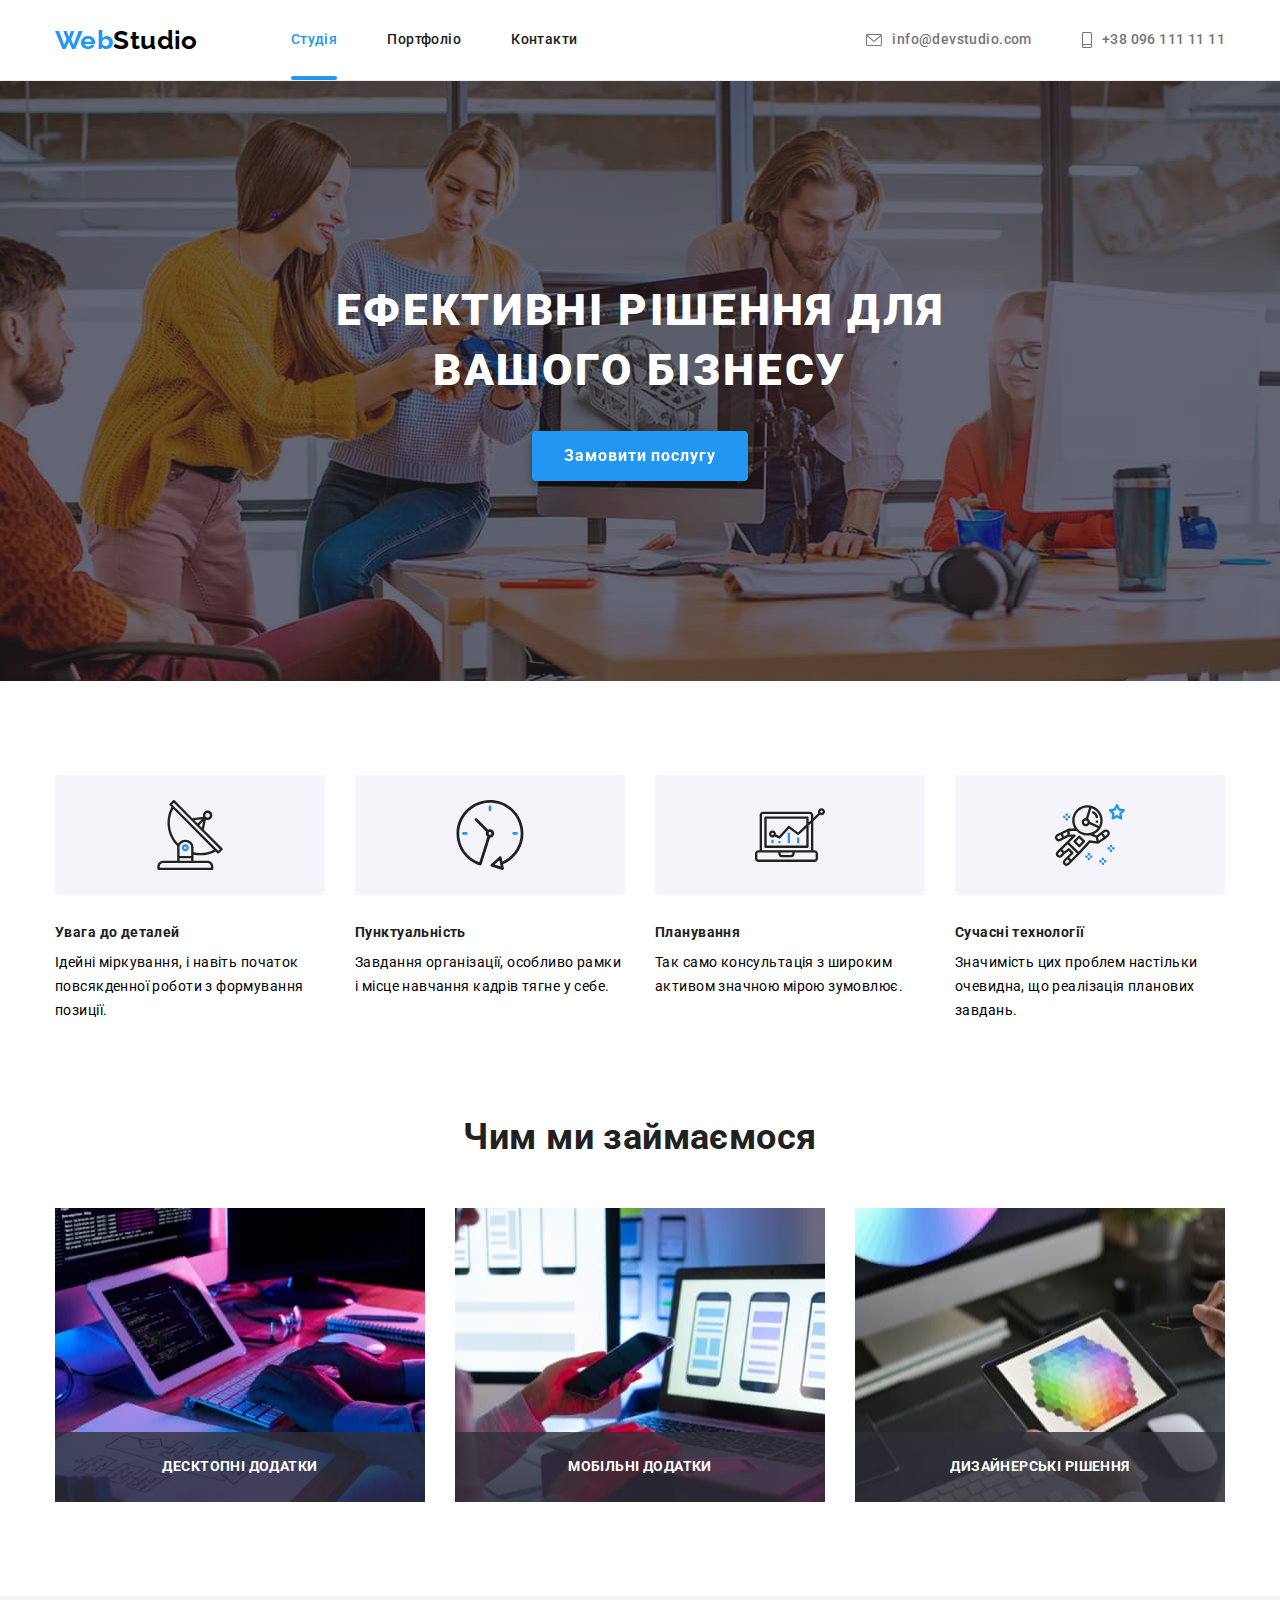
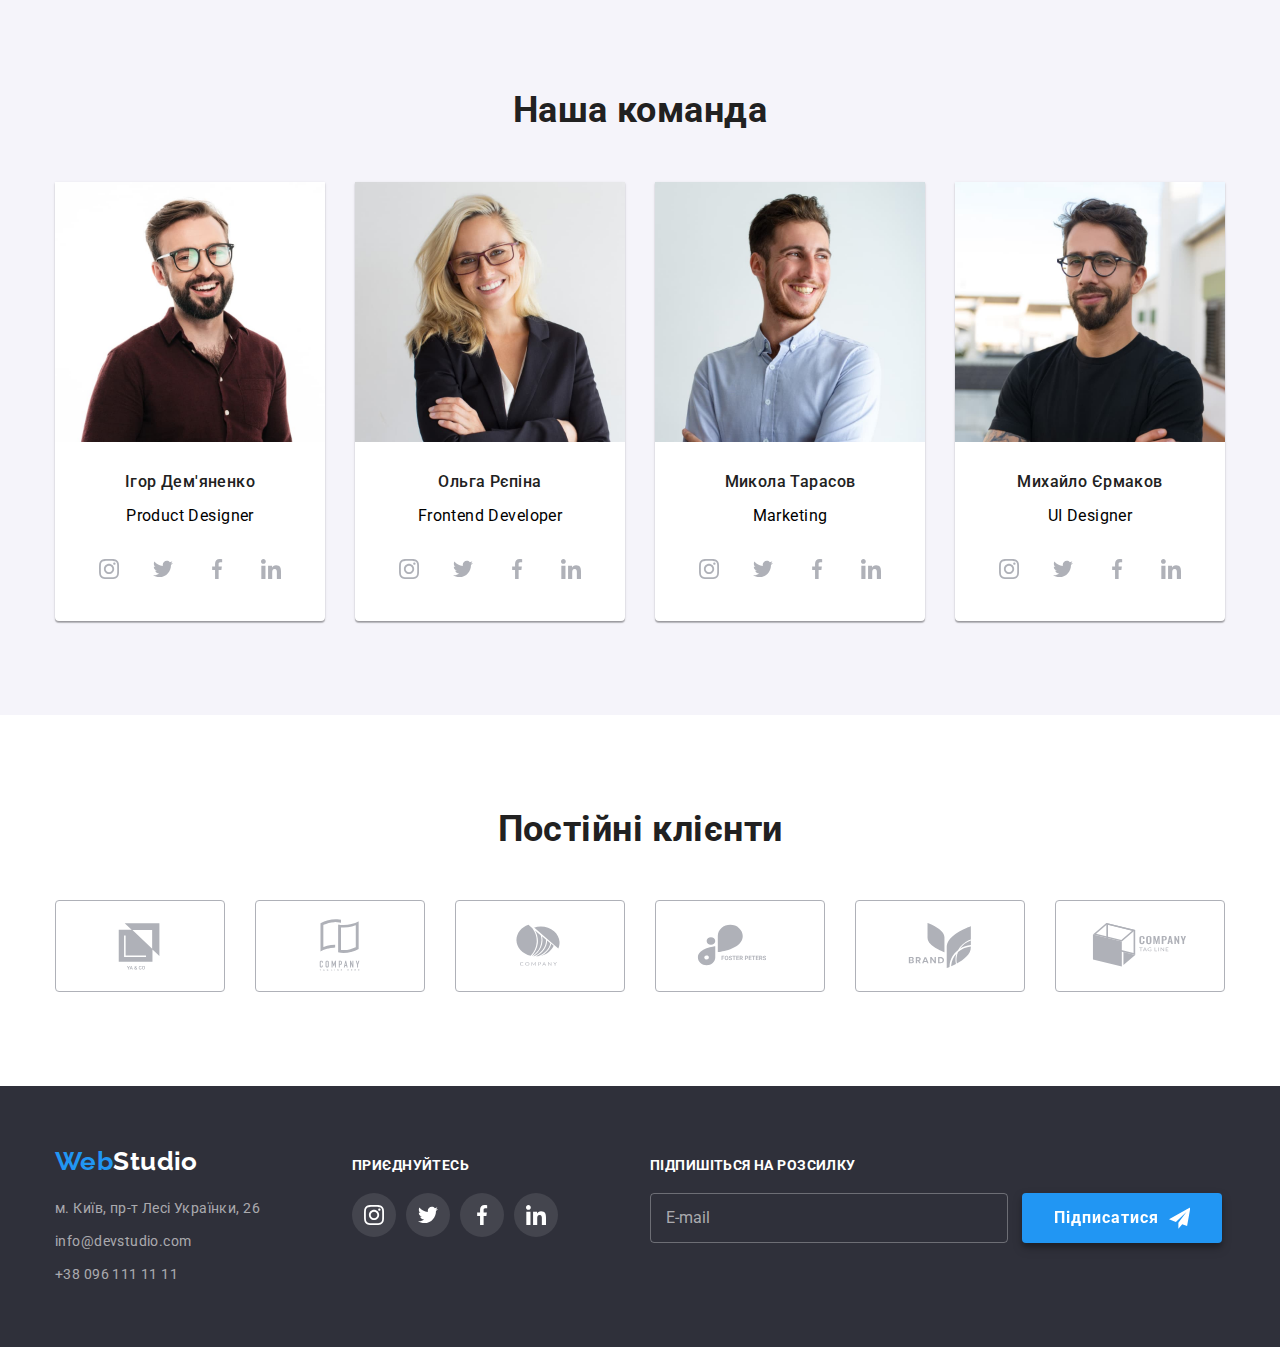
<file: index.html>
<!DOCTYPE html>
<html lang="uk">
  <head>
    <meta charset="UTF-8" />
    <meta http-equiv="X-UA-Compatible" content="IE=edge" />
    <meta name="viewport" content="width=device-width, initial-scale=1.0" />
    <link rel="preconnect" href="https://fonts.googleapis.com" />
    <link rel="preconnect" href="https://fonts.gstatic.com" crossorigin />
    <link
      href="https://fonts.googleapis.com/css2?family=Raleway:wght@700&family=Roboto:wght@400;500;700;900&display=swap"
      rel="stylesheet"
    />
    <link
      rel="stylesheet"
      href="https://cdnjs.cloudflare.com/ajax/libs/modern-normalize/1.1.0/modern-normalize.min.css"
    />
    <link rel="stylesheet" href="./css/main.min.css" />
    <title>Студія</title>
  </head>

  <body>
    <header class="header">
      <div class="container">
        <div class="header__container">
          <a href="./index.html" class="logo"
            >Web<span class="logo--black">Studio</span></a
          >
          <nav class="header__nav">
            <ul class="header__list">
              <li class="header-item">
                <a href="./index.html" class="header__link header__link--active"
                  >Студія</a
                >
              </li>
              <li>
                <a href="./portfolio.html" class="header__link">Портфоліо</a>
              </li>
              <li><a href="#" class="header__link">Контакти</a></li>
            </ul>
          </nav>
          <ul class="header__communication">
            <li>
              <a
                href="mailto:info@devstudio.com"
                class="header__link header__link--contact"
              >
                <svg class="header__link--icon" width="16" height="12">
                  <use href="./icons/icon.svg#icon-mail"></use>
                </svg>
                info@devstudio.com</a
              >
            </li>
            <li>
              <a
                href="tel:+380961111111"
                class="header__link header__link--contact"
              >
                <svg class="header__link--icon" width="10" height="16">
                  <use href="./icons/icon.svg#icon-phone"></use>
                </svg>
                +38 096 111 11 11</a
              >
            </li>
          </ul>
        </div>
      </div>
    </header>
    <main>
      <section class="hero">
        <div class="container">
          <h1 class="hero__title">Ефективні рішення для вашого бізнесу</h1>
          <button class="btn" type="button" data-modal-open>
            Замовити послугу
          </button>
        </div>
        <div class="backdrop is-hidden" data-modal>
          <div class="modal">
            <button class="modal__close" type="button" data-modal-close>
              <svg class="modal__close--icon" width="18" height="18">
                <use href="icons/icon.svg#icon-close"></use>
              </svg>
            </button>
            <form class="modal__form" name="modal-form" autocomplete="off">
              <p class="modal__title">Залиште свої дані, ми вам передзвонимо</p>
              <label class="modal__lable"
                >Ім'я
                <input
                  class="modal__input"
                  type="text"
                  name="name"
                  placeholder=""
                />
                <svg class="modal__input--icon" width="18" height="18">
                  <use href="./icons/icon.svg#icon-person-modal"></use>
                </svg> </label
              ><label class="modal__lable"
                >Телефон
                <input
                  class="modal__input"
                  type="tel"
                  name="phone"
                  placeholder=" "
                />
                <svg class="modal__input--icon" width="18" height="18">
                  <use href="./icons/icon.svg#icon-phone-modal"></use>
                </svg> </label
              ><label class="modal__lable"
                >Пошта
                <input
                  class="modal__input"
                  type="email"
                  name="email"
                  placeholder=" "
                />
                <svg class="modal__input--icon" width="18" height="18">
                  <use href="./icons/icon.svg#icon-email-modal"></use>
                </svg> </label
              ><label class="modal__lable"
                >Коментар
                <textarea
                  class="modal__text"
                  name="comment"
                  placeholder="Введіть текст"
                ></textarea>
              </label>
              <label class="modal__checkbox"
                ><input class="modal__checkbox--input" type="checkbox" />
                Погоджуюся з розсилкою та приймаю
                <a class="modal__checkbox--link" href="#">Умови договору</a>
                <svg class="modal__checkbox--icon" width="16" height="15">
                  <use href="./icons/icon.svg#icon-check"></use>
                </svg>
              </label>
              <button class="btn" type="submit">Відправити</button>
            </form>
          </div>
        </div>
      </section>
      <section class="advantages">
        <div class="container">
          <h2 class="visually-hidden">Наші переваги</h2>
          <ul class="advantages__list">
            <li class="advantages__item">
              <div class="advantages__icon">
                <svg class="" width="70" height="70">
                  <use href="./icons/icon.svg#icon-antenna"></use>
                </svg>
              </div>
              <h3 class="advantages__title">Увага до деталей</h3>
              <p class="advantages__subtitle">
                Ідейні міркування, і навіть початок повсякденної роботи з
                формування позиції.
              </p>
            </li>
            <li class="advantages__item">
              <div class="advantages__icon">
                <svg class="" width="70" height="70">
                  <use href="./icons/icon.svg#icon-clock"></use>
                </svg>
              </div>
              <h3 class="advantages__title">Пунктуальність</h3>
              <p class="advantages__subtitle">
                Завдання організації, особливо рамки і місце навчання кадрів
                тягне у себе.
              </p>
            </li>
            <li class="advantages__item">
              <div class="advantages__icon">
                <svg class="" width="70" height="70">
                  <use href="./icons/icon.svg#icon-diagram"></use>
                </svg>
              </div>
              <h3 class="advantages__title">Планування</h3>
              <p class="advantages__subtitle">
                Так само консультація з широким активом значною мірою зумовлює.
              </p>
            </li>
            <li class="advantages__item">
              <div class="advantages__icon">
                <svg class="" width="70" height="70">
                  <use href="./icons/icon.svg#icon-astronaut"></use>
                </svg>
              </div>
              <h3 class="advantages__title">Сучасні технології</h3>
              <p class="advantages__subtitle">
                Значимість цих проблем настільки очевидна, що реалізація
                планових завдань.
              </p>
            </li>
          </ul>
        </div>
      </section>
      <section class="about">
        <div class="container">
          <h2 class="about__title">Чим ми займаємося</h2>
          <ul class="about__list">
            <li class="about__item">
              <img
                src="./images/work_1.jpg"
                alt="робота за клавіатурою"
                width="370"
              />
              <p class="about__text">Десктопні додатки</p>
            </li>
            <li class="about__item">
              <img
                src="./images/work_2.jpg"
                alt="робота за телефоном"
                width="370"
              />
              <p class="about__text">Мобільні додатки</p>
            </li>
            <li class="about__item">
              <img
                src="./images/work_3.jpg"
                alt="робота за планшетом"
                width="370"
              />
              <p class="about__text">Дизайнерські рішення</p>
            </li>
          </ul>
        </div>
      </section>
      <section class="team">
        <div class="container">
          <h2 class="team__title">Наша команда</h2>
          <ul class="team__list">
            <li class="team__item">
              <img
                src="./images/avatar_1.jpg"
                alt="усміхнений хлопець в окулярах"
                width="270"
              />
              <div class="team__info">
                <h3 class="team__info--title">Ігор Дем'яненко</h3>
                <p lang="en" class="team__info--subtitle">Product Designer</p>
                <ul class="team__icon">
                  <li>
                    <a class="team__link" href="#">
                      <svg class="team__icon--svg" width="20" height="20">
                        <use href="./icons/icon.svg#icon-instagram"></use>
                      </svg>
                    </a>
                  </li>
                  <li>
                    <a class="team__link" href="#">
                      <svg class="team__icon--svg" width="20" height="20">
                        <use href="./icons/icon.svg#icon-twitter"></use>
                      </svg>
                    </a>
                  </li>
                  <li>
                    <a class="team__link" href="#">
                      <svg class="team__icon--svg" width="20" height="20">
                        <use href="./icons/icon.svg#icon-facebook"></use>
                      </svg>
                    </a>
                  </li>
                  <li>
                    <a class="team__link" href="#">
                      <svg class="team__icon--svg" width="20" height="20">
                        <use href="./icons/icon.svg#icon-linkedin"></use>
                      </svg>
                    </a>
                  </li>
                </ul>
              </div>
            </li>
            <li class="team__item">
              <img
                src="./images/avatar_2.jpg"
                alt="усміхнена дівчина в окулярах"
                width="270"
              />
              <div class="team__info">
                <h3 class="team__info--title">Ольга Рєпіна</h3>
                <p lang="en" class="team__info--subtitle">Frontend Developer</p>
                <ul class="team__icon">
                  <li>
                    <a class="team__link" href="#">
                      <svg class="team__icon--svg" width="20" height="20">
                        <use href="./icons/icon.svg#icon-instagram"></use>
                      </svg>
                    </a>
                  </li>
                  <li>
                    <a class="team__link" href="#">
                      <svg class="team__icon--svg" width="20" height="20">
                        <use href="./icons/icon.svg#icon-twitter"></use>
                      </svg>
                    </a>
                  </li>
                  <li>
                    <a class="team__link" href="#">
                      <svg class="team__icon--svg" width="20" height="20">
                        <use href="./icons/icon.svg#icon-facebook"></use>
                      </svg>
                    </a>
                  </li>
                  <li>
                    <a class="team__link" href="#">
                      <svg class="team__icon--svg" width="20" height="20">
                        <use href="./icons/icon.svg#icon-linkedin"></use>
                      </svg>
                    </a>
                  </li>
                </ul>
              </div>
            </li>
            <li class="team__item">
              <img
                src="./images/avatar_3.jpg"
                alt="усміхнений хлопець"
                width="270"
              />
              <div class="team__info">
                <h3 class="team__info--title">Микола Тарасов</h3>
                <p lang="en" class="team__info--subtitle">Marketing</p>
                <ul class="team__icon">
                  <li>
                    <a class="team__link" href="#">
                      <svg class="team__icon--svg" width="20" height="20">
                        <use href="./icons/icon.svg#icon-instagram"></use>
                      </svg>
                    </a>
                  </li>
                  <li>
                    <a class="team__link" href="#">
                      <svg class="team__icon--svg" width="20" height="20">
                        <use href="./icons/icon.svg#icon-twitter"></use>
                      </svg>
                    </a>
                  </li>
                  <li>
                    <a class="team__link" href="#">
                      <svg class="team__icon--svg" width="20" height="20">
                        <use href="./icons/icon.svg#icon-facebook"></use>
                      </svg>
                    </a>
                  </li>
                  <li>
                    <a class="team__link" href="#">
                      <svg class="team__icon--svg" width="20" height="20">
                        <use href="./icons/icon.svg#icon-linkedin"></use>
                      </svg>
                    </a>
                  </li>
                </ul>
              </div>
            </li>
            <li class="team__item">
              <img
                src="./images/avatar_4.jpg"
                alt="усміхнений хлопець в окулярах"
                width="270"
              />
              <div class="team__info">
                <h3 class="team__info--title">Михайло Єрмаков</h3>
                <p lang="en" class="team__info--subtitle">UI Designer</p>
                <ul class="team__icon">
                  <li>
                    <a class="team__link" href="#">
                      <svg class="team__icon--svg" width="20" height="20">
                        <use href="./icons/icon.svg#icon-instagram"></use>
                      </svg>
                    </a>
                  </li>
                  <li>
                    <a class="team__link" href="#">
                      <svg class="team__icon--svg" width="20" height="20">
                        <use href="./icons/icon.svg#icon-twitter"></use>
                      </svg>
                    </a>
                  </li>
                  <li>
                    <a class="team__link" href="#">
                      <svg class="team__icon--svg" width="20" height="20">
                        <use href="./icons/icon.svg#icon-facebook"></use>
                      </svg>
                    </a>
                  </li>
                  <li>
                    <a class="team__link" href="#">
                      <svg class="team__icon--svg" width="20" height="20">
                        <use href="./icons/icon.svg#icon-linkedin"></use>
                      </svg>
                    </a>
                  </li>
                </ul>
              </div>
            </li>
          </ul>
        </div>
      </section>
      <section class="clients">
        <div class="container">
          <h2 class="clients__title">Постійні клієнти</h2>
          <ul class="clients__list">
            <li>
              <a class="clients__link" href="#">
                <svg class="clients__icon" width="106" height="60">
                  <use href="./icons/icon.svg#icon-client_1"></use>
                </svg>
              </a>
            </li>
            <li>
              <a class="clients__link" href="#">
                <svg class="clients__icon" width="106" height="60">
                  <use href="./icons/icon.svg#icon-client_2"></use>
                </svg>
              </a>
            </li>
            <li>
              <a class="clients__link" href="#">
                <svg class="clients__icon" width="106" height="60">
                  <use href="./icons/icon.svg#icon-client_3"></use>
                </svg>
              </a>
            </li>
            <li>
              <a class="clients__link" href="#">
                <svg class="clients__icon" width="106" height="60">
                  <use href="./icons/icon.svg#icon-client_4"></use>
                </svg>
              </a>
            </li>
            <li>
              <a class="clients__link" href="#">
                <svg class="clients__icon" width="106" height="60">
                  <use href="./icons/icon.svg#icon-client_5"></use>
                </svg>
              </a>
            </li>
            <li>
              <a class="clients__link" href="#">
                <svg class="clients__icon" width="106" height="60">
                  <use href="./icons/icon.svg#icon-client_6"></use>
                </svg>
              </a>
            </li>
          </ul>
        </div>
      </section>
    </main>
    <footer class="footer">
      <div class="container footer__container">
        <div>
          <a href="./index.html" class="logo"
            >Web<span class="logo--white">Studio</span></a
          >
          <address>
            <ul class="address__list">
              <li>
                <a
                  class="address__link"
                  href="https://goo.gl/maps/CPtrU1FHBa2aNyZL9"
                  target="_blank"
                  rel="noopener nofollow noreferrer"
                  >м. Київ, пр-т Лесі Українки, 26</a
                >
              </li>
              <li>
                <a class="address__link" href="mailto:info@devstudio.com"
                  >info@devstudio.com</a
                >
              </li>
              <li>
                <a class="address__link" href="tel:+380961111111"
                  >+38 096 111 11 11</a
                >
              </li>
            </ul>
          </address>
        </div>
        <div>
          <p class="cosial__subtitle">Приєднуйтесь</p>
          <ul class="cosial__list">
            <li>
              <a class="cosial__link" href="#">
                <svg class="cosial__icon" width="20" height="20">
                  <use href="./icons/icon.svg#icon-instagram"></use>
                </svg>
              </a>
            </li>
            <li>
              <a class="cosial__link" href="#">
                <svg class="cosial__icon" width="20" height="20">
                  <use href="./icons/icon.svg#icon-twitter"></use>
                </svg>
              </a>
            </li>
            <li>
              <a class="cosial__link" href="#">
                <svg class="cosial__icon" width="20" height="20">
                  <use href="./icons/icon.svg#icon-facebook"></use>
                </svg>
              </a>
            </li>
            <li>
              <a class="cosial__link" href="#">
                <svg class="cosial__icon" width="20" height="20">
                  <use href="./icons/icon.svg#icon-linkedin"></use>
                </svg>
              </a>
            </li>
          </ul>
        </div>
        <div>
          <p class="feedback__subtitle">Підпишіться на розсилку</p>
          <form name="feedback-form" autocomplite="on">
            <label
              ><input
                class="feedback__input"
                type="email"
                name="email-feedback"
                placeholder="E-mail"
            /></label>
            <button class="btn btn--feedback" type="submit">
              Підписатися
              <svg width="24" height="24">
                <use href="./icons/icon.svg#icon-telegram"></use>
              </svg>
            </button>
          </form>
        </div>
      </div>
    </footer>
    <script src="./js/modal.js"></script>
  </body>
</html>
</file>
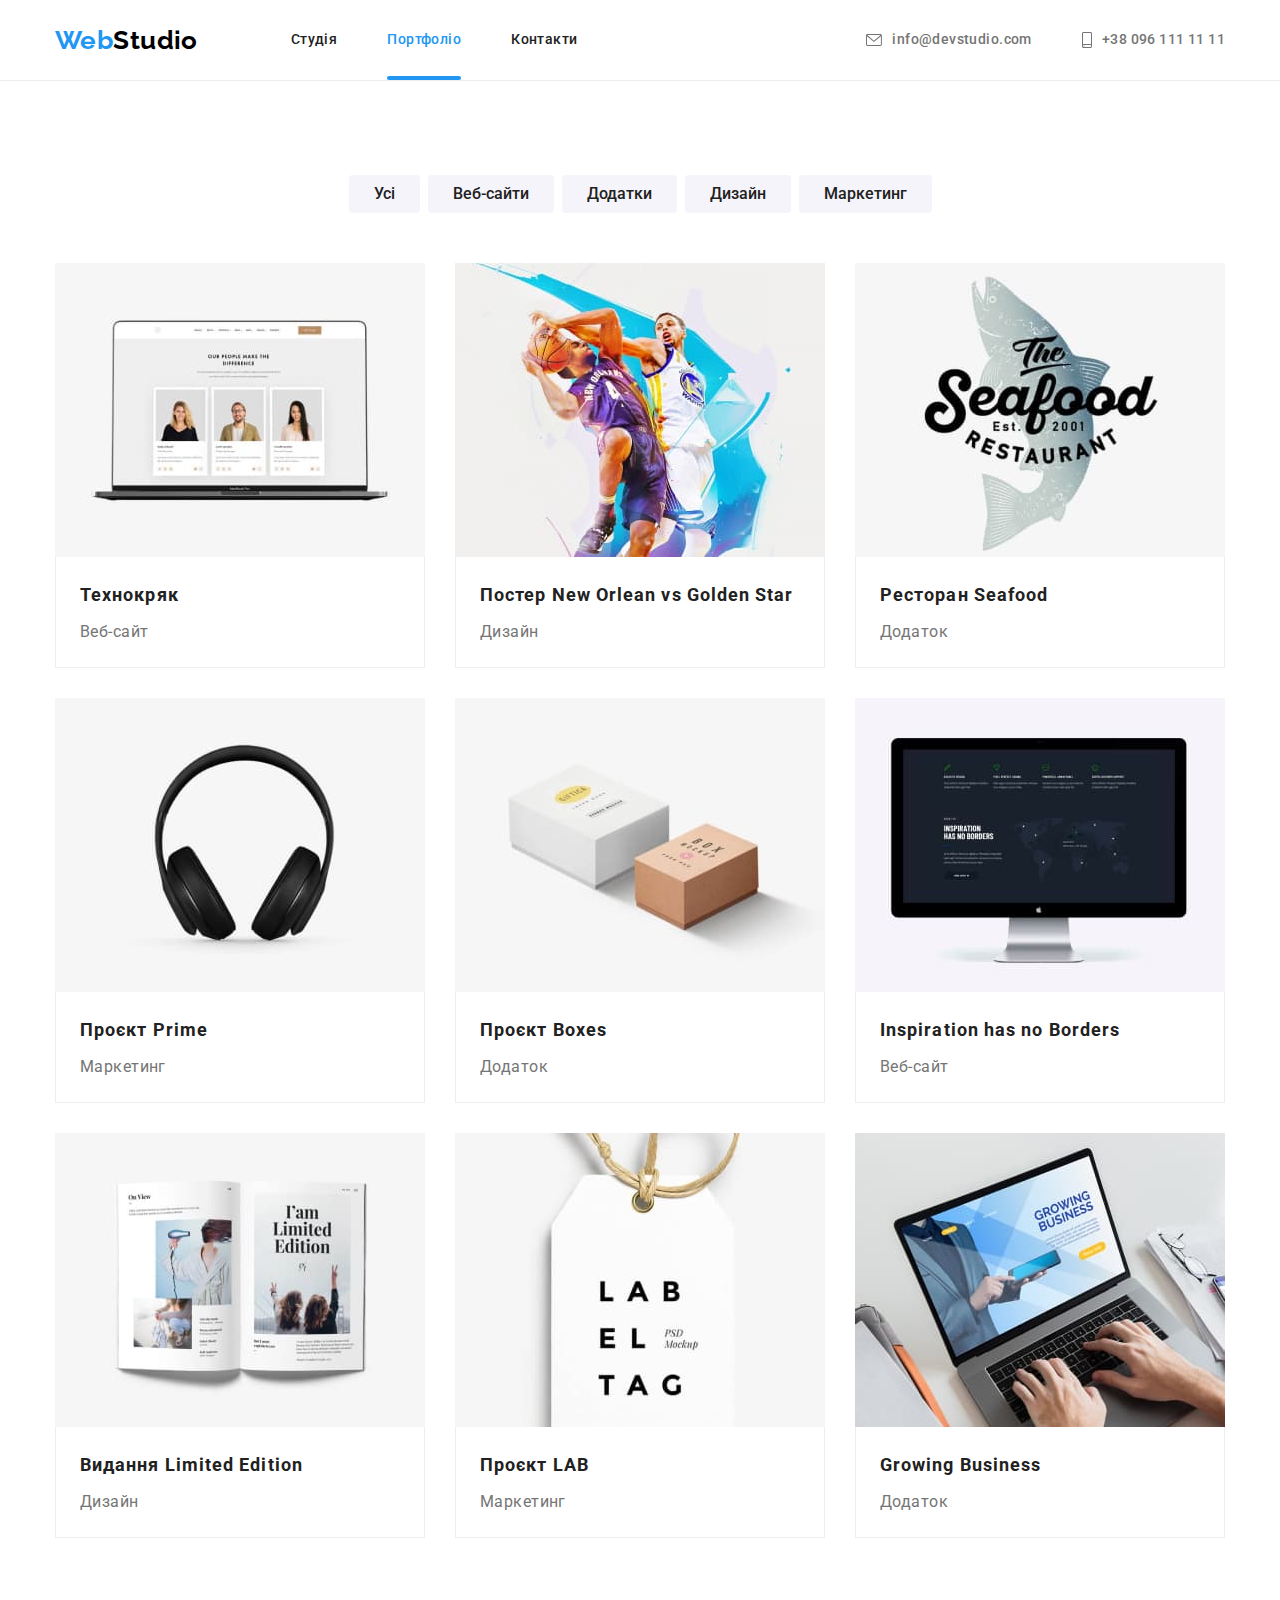
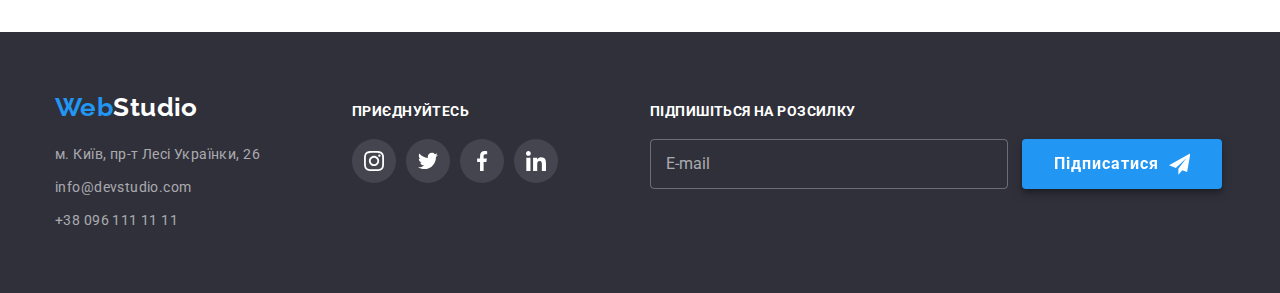
<file: portfolio.html>
<!DOCTYPE html>
<html lang="uk">
  <head>
    <meta charset="UTF-8" />
    <meta http-equiv="X-UA-Compatible" content="IE=edge" />
    <meta name="viewport" content="width=device-width, initial-scale=1.0" />
    <link rel="preconnect" href="https://fonts.googleapis.com" />
    <link rel="preconnect" href="https://fonts.gstatic.com" crossorigin />
    <link
      href="https://fonts.googleapis.com/css2?family=Raleway:wght@700&family=Roboto:wght@400;500;700;900&display=swap"
      rel="stylesheet"
    />
    <link
      rel="stylesheet"
      href="https://cdnjs.cloudflare.com/ajax/libs/modern-normalize/1.1.0/modern-normalize.min.css"
    />
    <link rel="stylesheet" href="./css/main.min.css" />
    <title>Студія</title>
  </head>

  <body>
    <header class="header">
      <div class="container">
        <div class="header__container">
          <a href="./index.html" class="logo"
            >Web<span class="logo--black">Studio</span></a
          >
          <nav class="header__nav">
            <ul class="header__list">
              <li class="header-item">
                <a href="./index.html" class="header__link">Студія</a>
              </li>
              <li>
                <a
                  href="./portfolio.html"
                  class="header__link header__link--active"
                  >Портфоліо</a
                >
              </li>
              <li><a href="#" class="header__link">Контакти</a></li>
            </ul>
          </nav>
          <ul class="header__communication">
            <li>
              <a
                href="mailto:info@devstudio.com"
                class="header__link header__link--contact"
              >
                <svg class="header__link--icon" width="16" height="12">
                  <use href="./icons/icon.svg#icon-mail"></use>
                </svg>
                info@devstudio.com</a
              >
            </li>
            <li>
              <a
                href="tel:+380961111111"
                class="header__link header__link--contact"
              >
                <svg class="header__link--icon" width="10" height="16">
                  <use href="./icons/icon.svg#icon-phone"></use>
                </svg>
                +38 096 111 11 11</a
              >
            </li>
          </ul>
        </div>
      </div>
    </header>

    <main>
      <section class="portfolio">
        <div class="container">
          <h2 class="visually-hidden">Портфоліо</h2>
          <ul class="portfolio__list--btn">
            <li><button class="list__btn" type="button">Усі</button></li>
            <li>
              <button class="list__btn" type="button">Веб-сайти</button>
            </li>
            <li>
              <button class="list__btn" type="button">Додатки</button>
            </li>
            <li>
              <button class="list__btn" type="button">Дизайн</button>
            </li>
            <li>
              <button class="list__btn" type="button">Маркетинг</button>
            </li>
          </ul>
          <ul class="portfolio__list--info">
            <li>
              <a class="portfolio__link" href="">
                <div class="portfolio__image">
                  <img
                    src="./images/portfolio_1.jpg"
                    alt="Ноутбук"
                    width="370"
                    height="294"
                  />
                  <div class="portfolio__hidden">
                    <p class="portfolio__hidden--text">
                      Ресурс пропонує комплексні пропозиції з різним рівнем
                      функціоналу та сервісів. Все це дозволить відвідувачу
                      отримати вичерпні відомості про компанію чи приватну
                      особу.
                    </p>
                  </div>
                </div>
                <div class="portfolio__info">
                  <h3 class="portfolio__title">Технокряк</h3>
                  <p class="portfolio__subtitle">Веб-сайт</p>
                </div>
              </a>
            </li>
            <li>
              <a class="portfolio__link" href="">
                <div class="portfolio__image">
                  <img
                    src="./images/portfolio_2.jpg"
                    alt="Ноутбук"
                    width="370"
                    height="294"
                  />
                  <div class="portfolio__hidden">
                    <p class="portfolio__hidden--text">
                      Ресурс пропонує комплексні пропозиції з різним рівнем
                      функціоналу та сервісів. Все це дозволить відвідувачу
                      отримати вичерпні відомості про компанію чи приватну
                      особу.
                    </p>
                  </div>
                </div>
                <div class="portfolio__info">
                  <h3 class="portfolio__title">
                    Постер New Orlean vs Golden Star
                  </h3>
                  <p class="portfolio__subtitle">Дизайн</p>
                </div>
              </a>
            </li>
            <li>
              <a class="portfolio__link" href="">
                <div class="portfolio__image">
                  <img
                    src="./images/portfolio_3.jpg"
                    alt="Ноутбук"
                    width="370"
                    height="294"
                  />
                  <div class="portfolio__hidden">
                    <p class="portfolio__hidden--text">
                      Ресурс пропонує комплексні пропозиції з різним рівнем
                      функціоналу та сервісів. Все це дозволить відвідувачу
                      отримати вичерпні відомості про компанію чи приватну
                      особу.
                    </p>
                  </div>
                </div>
                <div class="portfolio__info">
                  <h3 class="portfolio__title">Ресторан Seafood</h3>
                  <p class="portfolio__subtitle">Додаток</p>
                </div>
              </a>
            </li>
            <li>
              <a class="portfolio__link" href="">
                <div class="portfolio__image">
                  <img
                    src="./images/portfolio_4.jpg"
                    alt="Ноутбук"
                    width="370"
                    height="294"
                  />
                  <div class="portfolio__hidden">
                    <p class="portfolio__hidden--text">
                      Ресурс пропонує комплексні пропозиції з різним рівнем
                      функціоналу та сервісів. Все це дозволить відвідувачу
                      отримати вичерпні відомості про компанію чи приватну
                      особу.
                    </p>
                  </div>
                </div>
                <div class="portfolio__info">
                  <h3 class="portfolio__title">Проєкт Prime</h3>
                  <p class="portfolio__subtitle">Маркетинг</p>
                </div>
              </a>
            </li>
            <li>
              <a class="portfolio__link" href="">
                <div class="portfolio__image">
                  <img
                    src="./images/portfolio_5.jpg"
                    alt="Ноутбук"
                    width="370"
                    height="294"
                  />
                  <div class="portfolio__hidden">
                    <p class="portfolio__hidden--text">
                      Ресурс пропонує комплексні пропозиції з різним рівнем
                      функціоналу та сервісів. Все це дозволить відвідувачу
                      отримати вичерпні відомості про компанію чи приватну
                      особу.
                    </p>
                  </div>
                </div>
                <div class="portfolio__info">
                  <h3 class="portfolio__title">Проєкт Boxes</h3>
                  <p class="portfolio__subtitle">Додаток</p>
                </div>
              </a>
            </li>
            <li>
              <a class="portfolio__link" href="">
                <div class="portfolio__image">
                  <img
                    src="./images/portfolio_6.jpg"
                    alt="Ноутбук"
                    width="370"
                    height="294"
                  />
                  <div class="portfolio__hidden">
                    <p class="portfolio__hidden--text">
                      Ресурс пропонує комплексні пропозиції з різним рівнем
                      функціоналу та сервісів. Все це дозволить відвідувачу
                      отримати вичерпні відомості про компанію чи приватну
                      особу.
                    </p>
                  </div>
                </div>
                <div class="portfolio__info">
                  <h3 class="portfolio__title">Inspiration has no Borders</h3>
                  <p class="portfolio__subtitle">Веб-сайт</p>
                </div>
              </a>
            </li>
            <li>
              <a class="portfolio__link" href="">
                <div class="portfolio__image">
                  <img
                    src="./images/portfolio_7.jpg"
                    alt="Ноутбук"
                    width="370"
                    height="294"
                  />
                  <div class="portfolio__hidden">
                    <p class="portfolio__hidden--text">
                      Ресурс пропонує комплексні пропозиції з різним рівнем
                      функціоналу та сервісів. Все це дозволить відвідувачу
                      отримати вичерпні відомості про компанію чи приватну
                      особу.
                    </p>
                  </div>
                </div>
                <div class="portfolio__info">
                  <h3 class="portfolio__title">Видання Limited Edition</h3>
                  <p class="portfolio__subtitle">Дизайн</p>
                </div>
              </a>
            </li>
            <li>
              <a class="portfolio__link" href="">
                <div class="portfolio__image">
                  <img
                    src="./images/portfolio_8.jpg"
                    alt="Ноутбук"
                    width="370"
                    height="294"
                  />
                  <div class="portfolio__hidden">
                    <p class="portfolio__hidden--text">
                      Ресурс пропонує комплексні пропозиції з різним рівнем
                      функціоналу та сервісів. Все це дозволить відвідувачу
                      отримати вичерпні відомості про компанію чи приватну
                      особу.
                    </p>
                  </div>
                </div>
                <div class="portfolio__info">
                  <h3 class="portfolio__title">Проєкт LAB</h3>
                  <p class="portfolio__subtitle">Маркетинг</p>
                </div>
              </a>
            </li>
            <li>
              <a class="portfolio__link" href="">
                <div class="portfolio__image">
                  <img
                    src="./images/portfolio_9.jpg"
                    alt="Ноутбук"
                    width="370"
                    height="294"
                  />
                  <div class="portfolio__hidden">
                    <p class="portfolio__hidden--text">
                      Ресурс пропонує комплексні пропозиції з різним рівнем
                      функціоналу та сервісів. Все це дозволить відвідувачу
                      отримати вичерпні відомості про компанію чи приватну
                      особу.
                    </p>
                  </div>
                </div>
                <div class="portfolio__info">
                  <h3 class="portfolio__title">Growing Business</h3>
                  <p class="portfolio__subtitle">Додаток</p>
                </div>
              </a>
            </li>
          </ul>
        </div>
      </section>
    </main>
    <footer class="footer">
      <div class="container footer__container">
        <div>
          <a href="./index.html" class="logo"
            >Web<span class="logo--white">Studio</span></a
          >
          <address>
            <ul class="address__list">
              <li>
                <a
                  class="address__link"
                  href="https://goo.gl/maps/CPtrU1FHBa2aNyZL9"
                  target="_blank"
                  rel="noopener nofollow noreferrer"
                  >м. Київ, пр-т Лесі Українки, 26</a
                >
              </li>
              <li>
                <a class="address__link" href="mailto:info@devstudio.com"
                  >info@devstudio.com</a
                >
              </li>
              <li>
                <a class="address__link" href="tel:+380961111111"
                  >+38 096 111 11 11</a
                >
              </li>
            </ul>
          </address>
        </div>
        <div>
          <p class="cosial__subtitle">Приєднуйтесь</p>
          <ul class="cosial__list">
            <li>
              <a class="cosial__link" href="#">
                <svg class="cosial__icon" width="20" height="20">
                  <use href="./icons/icon.svg#icon-instagram"></use>
                </svg>
              </a>
            </li>
            <li>
              <a class="cosial__link" href="#">
                <svg class="cosial__icon" width="20" height="20">
                  <use href="./icons/icon.svg#icon-twitter"></use>
                </svg>
              </a>
            </li>
            <li>
              <a class="cosial__link" href="#">
                <svg class="cosial__icon" width="20" height="20">
                  <use href="./icons/icon.svg#icon-facebook"></use>
                </svg>
              </a>
            </li>
            <li>
              <a class="cosial__link" href="#">
                <svg class="cosial__icon" width="20" height="20">
                  <use href="./icons/icon.svg#icon-linkedin"></use>
                </svg>
              </a>
            </li>
          </ul>
        </div>
        <div>
          <p class="feedback__subtitle">Підпишіться на розсилку</p>
          <form name="feedback-form" autocomplite="on">
            <label
              ><input
                class="feedback__input"
                type="email"
                name="email-feedback"
                placeholder="E-mail"
            /></label>
            <button class="btn btn--feedback" type="submit">
              Підписатися
              <svg width="24" height="24">
                <use href="./icons/icon.svg#icon-telegram"></use>
              </svg>
            </button>
          </form>
        </div>
      </div>
    </footer>
  </body>
</html>
</file>
<file: css/main.min.css>
body{color:var(--primary-text-color);background-color:var(--secondary-text-color);font-family:Roboto,sans-serif;font-size:14px;letter-spacing:.03em}h1,h2,h3,p,ul{margin:0;padding:0}ul{list-style-type:none}a{text-decoration:none}a,img{display:block}.container{width:1200px;margin:0 auto;padding:0 15px}.visually-hidden{position:absolute;white-space:nowrap;width:1px;height:1px;overflow:hidden;border:0;padding:0;clip:rect(0 0 0 0);clip-path:inset(50%);margin:-1px}.about{padding-bottom:94px}.about__list{display:flex;margin:0;gap:30px}.about__title{margin-bottom:50px;color:#212121;font-size:36px;font-weight:700;text-align:center}.about__item{position:relative}.about__text{display:flex;justify-content:center;align-items:center;position:absolute;left:0;bottom:0;width:100%;height:70px;color:#fff;background-color:rgba(47,48,58,.8);font-weight:700;font-size:14px;line-height:1.14;text-transform:uppercase}.advantages{padding:94px 0}.advantages__list{display:flex;gap:30px}.advantages__item{flex-basis:270px}.advantages__icon{display:flex;justify-content:center;align-items:center;margin-bottom:30px;height:120px;background-color:#f5f4fa;border-radius:4px}.advantages__title{margin-bottom:10px;color:#212121;font-weight:700;font-size:inherit;line-height:1.14}.advantages__subtitle{line-height:1.71}.btn{padding:10px 32px;color:#fff;background-color:#2196f3;box-shadow:0px 4px 4px rgba(0,0,0,.15);cursor:pointer;font-style:normal;font-weight:700;font-size:16px;line-height:1.88;letter-spacing:.06em;border-radius:4px;border:none;filter:drop-shadow(0px 4px 4px rgba(0, 0, 0, 0.25));transition:background-color 250ms cubic-bezier(0.4, 0, 0.2, 1)}.btn:hover,.btn:focus{background-color:#188ce8}.btn--feedback{display:inline-flex;justify-content:center;align-items:center;width:200px;height:50px;gap:10px}.clients{padding:94px 0}.clients__title{margin-bottom:50px;color:#212121;font-size:36px;font-weight:700;text-align:center}.clients__list{display:flex;gap:30px}.clients__link{display:flex;justify-content:center;align-items:center;width:170px;height:92px;border:1px solid #afb1b8;border-radius:4px;color:#afb1b8;transition:color 250ms cubic-bezier(0.4, 0, 0.2, 1),border 250ms cubic-bezier(0.4, 0, 0.2, 1)}.clients__link:hover,.clients__link:focus{color:#2196f3;border:1px solid #2196f3}.clients__icon{fill:currentColor}.footer{background-color:#2f303a;padding:60px 0}.footer__container{display:flex;flex-direction:row;align-items:baseline;column-gap:92px;color:#fff}.address__list{display:flex;flex-direction:column;row-gap:9px}.address__link{color:rgba(255,255,255,.6);font-weight:400;line-height:1.71;font-style:normal;transition:color 250ms cubic-bezier(0.4, 0, 0.2, 1)}.address__link:hover,.address__link:focus{color:#fff}.cosial__subtitle,.feedback__subtitle{margin-bottom:20px;font-weight:700;font-size:14px;line-height:1.142;text-transform:uppercase;color:#fff}.cosial__list{display:flex;column-gap:10px}.cosial__link{display:inline-flex;justify-content:center;align-items:center;width:44px;height:44px;border-radius:50%;color:#fff;background-color:rgba(255,255,255,.1);transition:background-color 250ms cubic-bezier(0.4, 0, 0.2, 1)}.cosial__link:hover,.cosial__link:focus{background-color:#2196f3}.cosial__icon{fill:currentColor}.feedback__input{padding-left:15px;margin-right:11px;color:#fff;width:358px;height:50px;background-color:rgba(0,0,0,0);border:1px solid rgba(255,255,255,.3);border-radius:4px}.feedback__input::placeholder{color:rgba(255,255,255,.6);font-size:16px;line-height:1.25}.header{border-bottom:1px solid #ececec}.header__container{display:flex;align-items:center}.header__nav{display:flex;margin-left:93px}.header__list{display:flex;gap:50px}.header__communication{display:flex;margin-left:auto;gap:50px}.header__link{display:flex;align-items:center;color:#212121;line-height:1.14;font-weight:500;padding:32px 0;transition:color 250ms cubic-bezier(0.4, 0, 0.2, 1)}.header__link:hover,.header__link:focus{color:#2196f3}.header__link--icon{margin-right:10px;fill:currentColor}.header__link--active{position:relative;color:#2196f3}.header__link--active::after{position:absolute;left:0;bottom:0;width:100%;height:4px;background-color:#2196f3;border-radius:2px;content:""}.header__link--contact{color:#757575}.hero{max-width:1600px;min-height:600px;margin:0 auto;padding:200px 0;background-color:#2f303a;background-image:linear-gradient(rgba(47, 48, 58, 0.4), rgba(47, 48, 58, 0.4)),url("../images/hero.jpg");background-position:center;background-repeat:no-repeat;background-size:cover;text-align:center}.hero__title{margin:0 auto 30px;max-width:696px;color:#fff;font-weight:900;font-size:44px;line-height:1.36;text-align:center;letter-spacing:.06em;text-transform:uppercase}.logo{color:#2196f3;font-family:"Raleway",sans-serif;font-weight:700;font-size:26px;line-height:1.19;text-decoration:none}.logo--black{color:#000}.logo--white{display:inline-block;margin-bottom:20px;color:#fff}.backdrop{position:fixed;top:0;left:0;z-index:1;width:100%;height:100%;background-color:rgba(0,0,0,.2);transition:opacity 250ms cubic-bezier(0.4, 0, 0.2, 1),visibility 250ms cubic-bezier(0.4, 0, 0.2, 1),scale 250ms cubic-bezier(0.4, 0, 0.2, 1)}.backdrop.is-hidden{visibility:hidden;opacity:0;pointer-events:none;scale:0}.modal{position:absolute;top:50%;left:50%;transform:translate(-50%, -50%);width:528px;height:581px;background-color:#fff;box-shadow:0px 1px 3px rgba(0,0,0,.12),0px 1px 1px rgba(0,0,0,.14),0px 2px 1px rgba(0,0,0,.2);border-radius:4px;outline:1 #ff4500 solid}.modal__close{position:absolute;top:8px;right:8px;display:flex;justify-content:center;align-items:center;margin:0;padding:0;width:30px;height:30px;background-color:#fff;border:1px solid rgba(0,0,0,.1);border-radius:50%;cursor:pointer}.modal__close--icon{color:#000;fill:currentColor;width:18px;height:18px;transition:color 250ms cubic-bezier(0.4, 0, 0.2, 1)}.modal__close:hover .modal__close--icon{color:#2196f3}.modal__form{padding:40px;display:block;font-size:16px}.modal__title{margin-bottom:12px;font-weight:700;font-size:20px;line-height:1.15;text-align:center;color:#212121}.modal__lable{position:relative;display:inline-block;margin-bottom:10px;font-size:12px;line-height:1.7;letter-spacing:.01em;color:#757575;text-align:left}.modal__input--icon{position:absolute;left:12px;top:29px;fill:#212121}.modal__input,.modal__text{padding:11px 12px;width:448px;height:40px;font-size:16px;background-color:#fff;border:1px solid rgba(33,33,33,.2);border-radius:4px;transition:outline 250ms cubic-bezier(0.4, 0, 0.2, 1),border-color 250ms cubic-bezier(0.4, 0, 0.2, 1),fill 250ms cubic-bezier(0.4, 0, 0.2, 1)}.modal__input::placeholder{padding-left:30px}.modal__text{height:120px;resize:none}.modal__text::placeholder{color:rgba(117,117,117,.5)}.modal__input:focus,.modal__text:focus,.modal__input:focus+.modal__input--icon{outline:#2196f3;border-color:#2196f3;fill:#2196f3}.modal__input:focus,.modal__input:not(:placeholder-shown){padding-left:42px}.modal__text:focus,.modal__text:not(:placeholder-shown){padding:12px 16px}.modal__checkbox{position:relative;display:block;margin-bottom:30px;font-size:14px;line-height:1.7}.modal__checkbox--input{-webkit-appearance:none;-moz-appearance:none;appearance:none;transition:border 250ms cubic-bezier(0.4, 0, 0.2, 1),background-color 250ms cubic-bezier(0.4, 0, 0.2, 1),fill 250ms cubic-bezier(0.4, 0, 0.2, 1)}.modal__checkbox--icon{position:absolute;top:0;right:0;transform:translate(-423px, 4px);fill:rgba(0,0,0,0);border:2px solid #212121;border-radius:4px;box-shadow:0px 4px 4px rgba(0,0,0,.25)}.modal__checkbox--input:checked~.modal__checkbox--icon{border:2px solid rgba(0,0,0,0);background-color:#2196f3;fill:#2196f3}.modal__checkbox--link{display:inline-block;text-decoration:underline;color:#2196f3}.portfolio{padding:94px 0}.portfolio__list--btn{display:flex;justify-content:center;margin-bottom:50px;gap:8px}.portfolio__list--info{display:flex;flex-flow:row wrap;flex-basis:370px;gap:30px}.portfolio__link{transition:box-shadow 250ms cubic-bezier(0.4, 0, 0.2, 1)}.portfolio__link:hover,.portfolio__link:focus{box-shadow:0px 4px 4px rgba(0,0,0,.25)}.portfolio__image{position:relative;overflow:hidden}.portfolio__hidden{position:absolute;top:0;left:0;display:flex;align-items:center;width:100%;height:100%;background-color:#2196f3;opacity:0;transform:translateY(100%);transition:opacity 250ms cubic-bezier(0.4, 0, 0.2, 1),transform 250ms cubic-bezier(0.4, 0, 0.2, 1)}.portfolio__link:hover .portfolio__hidden{opacity:1;transform:translateY(0)}.portfolio__hidden--text{padding:0 24px;color:#fff;font-size:18px;line-height:1.56}.portfolio__info{padding:20px 24px;border-left:1px solid #eee;border-bottom:1px solid #eee;border-right:1px solid #eee}.portfolio__title{margin-bottom:4px;color:#212121;font-weight:700;font-size:18px;line-height:2;letter-spacing:.06em}.portfolio__subtitle{color:#757575;font-weight:400;font-size:16px;line-height:1.88}.list__btn{padding:6px 25px;color:#212121;background-color:#f5f4fa;font-family:inherit;font-weight:500;font-size:16px;line-height:1.62;cursor:pointer;border-radius:4px;border:none;transition:color 250ms cubic-bezier(0.4, 0, 0.2, 1),background-color 250ms cubic-bezier(0.4, 0, 0.2, 1),box-shadow 250ms cubic-bezier(0.4, 0, 0.2, 1)}.list__btn:active,.list__btn:hover,.list__btn:focus{color:#fff;background-color:#2196f3;box-shadow:0px 3px 1px rgba(0,0,0,.1),0px 1px 2px rgba(0,0,0,.08),0px 2px 2px rgba(0,0,0,.12)}.team{padding:94px 0;background-color:#f5f4fa}.team__title{margin-bottom:50px;color:#212121;font-size:36px;font-weight:700;text-align:center}.team__list{display:flex;gap:30px}.team__item{min-height:368px;border-radius:0px 0px 4px 4px;box-shadow:0px 1px 3px rgba(0,0,0,.12),0px 1px 1px rgba(0,0,0,.14),0px 2px 1px rgba(0,0,0,.2);text-align:center;background-color:#fff}.team__info{padding:30px 0}.team__info--title{margin-bottom:10px;color:#212121;font-weight:500;font-size:16px;line-height:1.19}.team__info--subtitle{margin-bottom:16px;font-size:16px;line-height:1.9}.team__icon{display:inline-flex;gap:10px}.team__link{display:inline-flex;justify-content:center;align-items:center;width:44px;height:44px;border-radius:50%;color:#afb1b8;background-color:#fff;transition:color 250ms cubic-bezier(0.4, 0, 0.2, 1),background-color 250ms cubic-bezier(0.4, 0, 0.2, 1)}.team__link:hover,.team__link:focus{color:#fff;background-color:#2196f3}.team__icon--svg{fill:currentColor}/*# sourceMappingURL=main.min.css.map */
</file>
